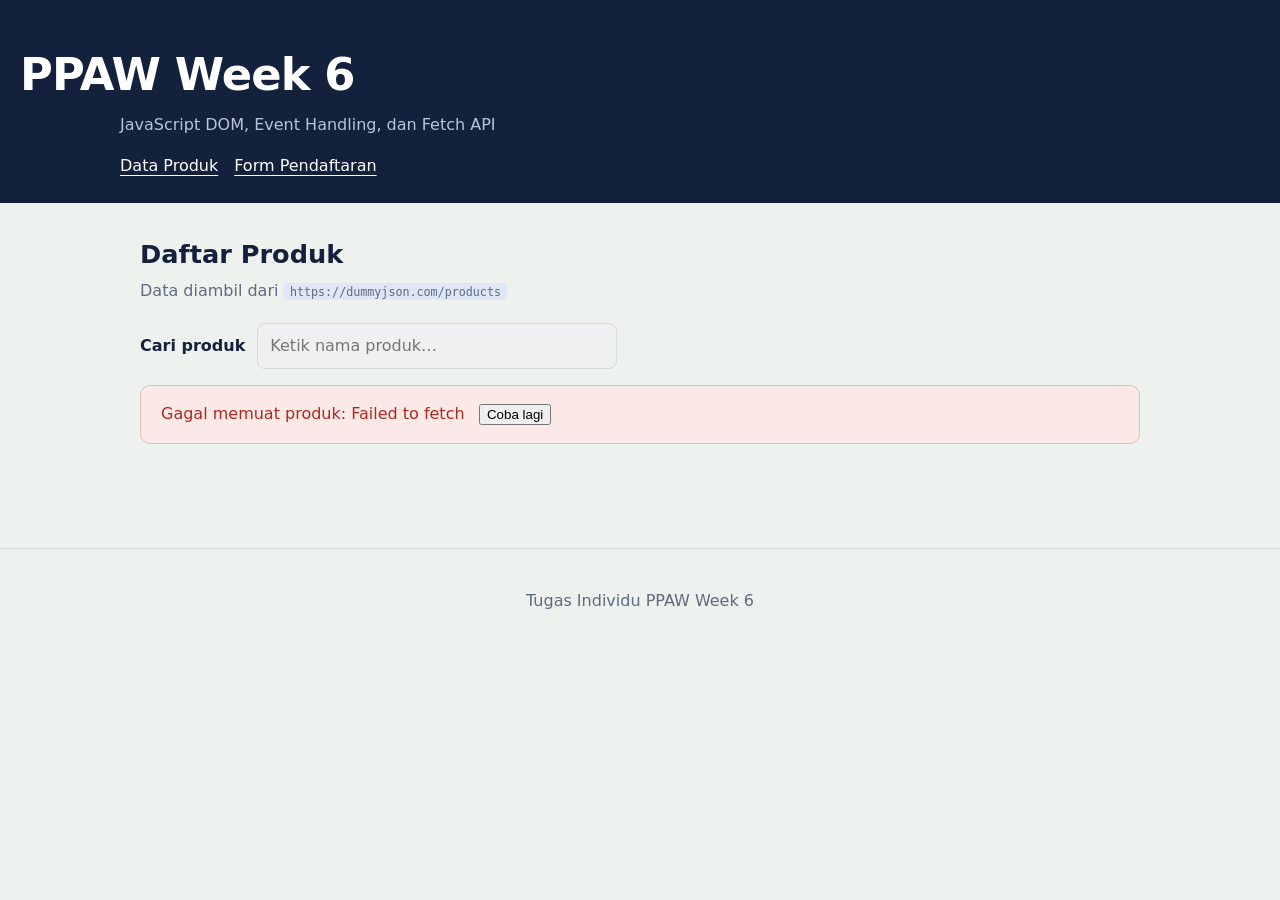
<file: public/index.html>
<!DOCTYPE html>
<html lang="id">
<head>
  <meta charset="UTF-8">
  <meta name="viewport" content="width=device-width, initial-scale=1">
  <title>Data Produk – Fetch API</title>
  <link rel="stylesheet" href="css/index.css">
</head>
<body>
  <header class="site-header">
    <h1>PPAW Week 6</h1>
    <p>JavaScript DOM, Event Handling, dan Fetch API</p>
    <nav>
      <a href="index.html" aria-current="page">Data Produk</a>
      <a href="form.html">Form Pendaftaran</a>
    </nav>
  </header>

  <main>
    <section id="produk" aria-labelledby="judul-produk">
      <div class="section-head">
        <h2 id="judul-produk">Daftar Produk</h2>
        <p>Data diambil dari <code>https://dummyjson.com/products</code></p>
      </div>

      <div class="toolbar">
        <label for="cari-produk">Cari produk</label>
        <input type="search" id="cari-produk" placeholder="Ketik nama produk…" disabled>
        <span id="jumlah-produk" class="muted" aria-live="polite"></span>
      </div>

      <!-- Status loading / error -->
      <div id="status" class="status" role="status" aria-live="polite" hidden></div>

      <ul id="daftar-produk" class="product-grid"></ul>
    </section>
  </main>

  <footer>
    <p>Tugas Individu PPAW Week 6</p>
  </footer>

  <script src="js/index.js"></script>
</body>
</html>
</file>
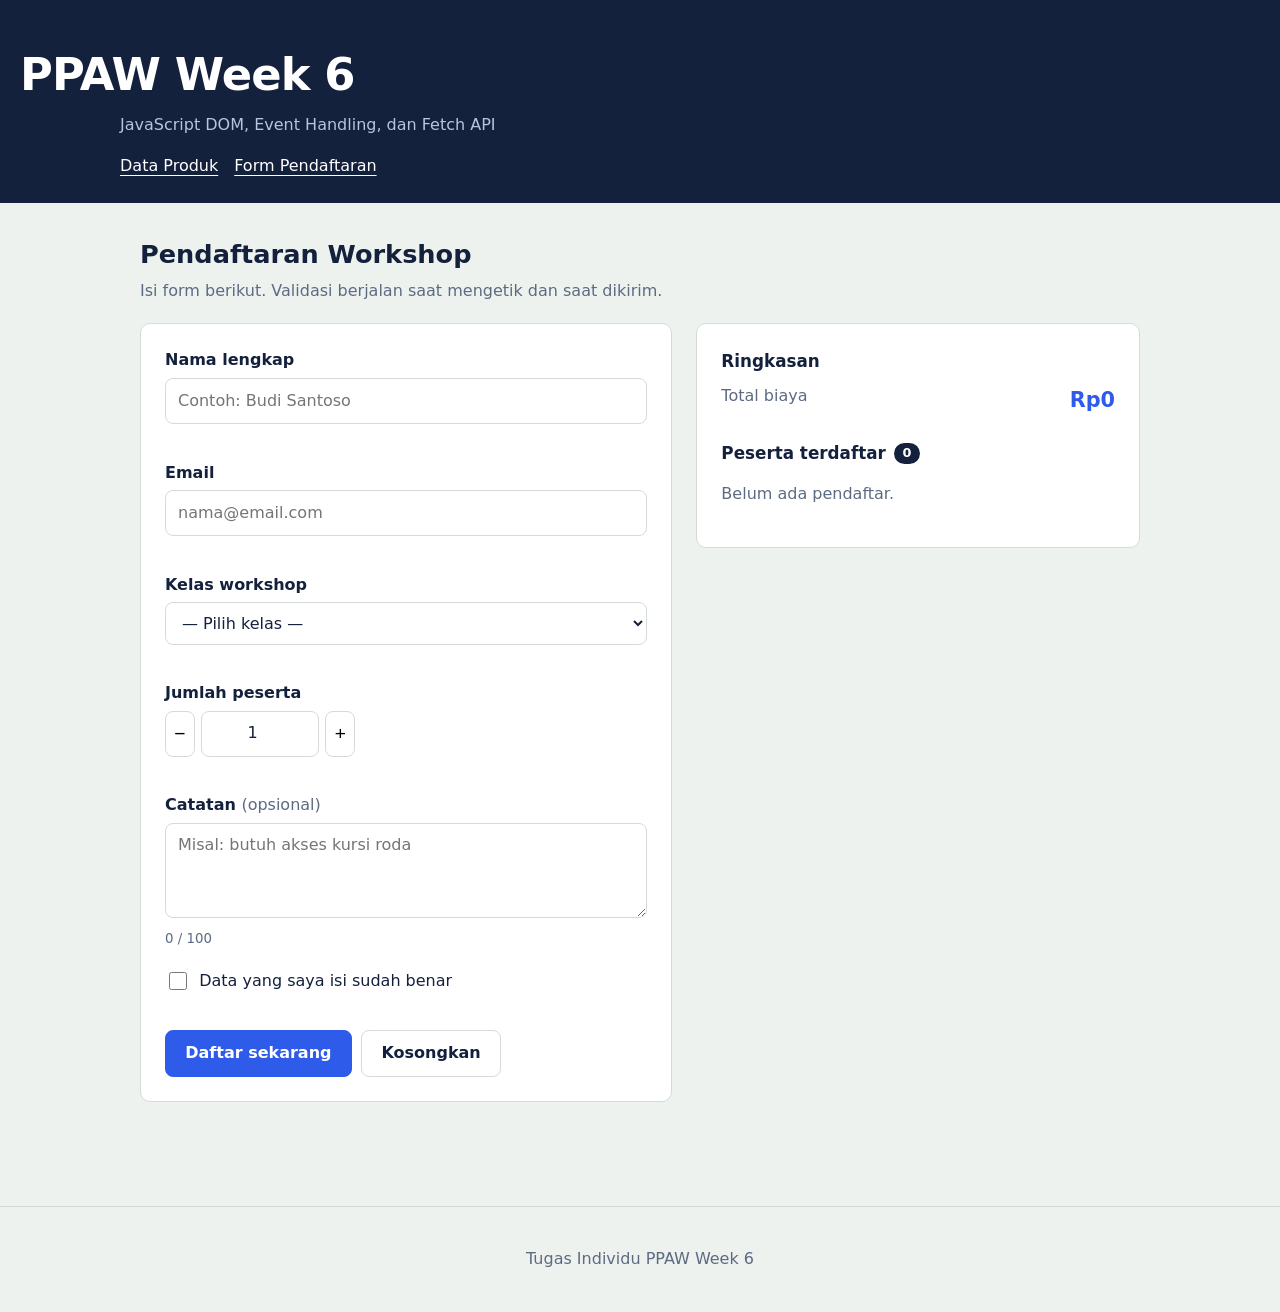
<file: public/form.html>
<!DOCTYPE html>
<html lang="id">
<head>
  <meta charset="UTF-8">
  <meta name="viewport" content="width=device-width, initial-scale=1">
  <title>Form Pendaftaran – DOM & Event Handling</title>
  <link rel="stylesheet" href="css/form.css">
</head>
<body>
  <header class="site-header">
    <h1>PPAW Week 6</h1>
    <p>JavaScript DOM, Event Handling, dan Fetch API</p>
    <nav>
      <a href="index.html">Data Produk</a>
      <a href="form.html" aria-current="page">Form Pendaftaran</a>
    </nav>
  </header>

  <main>
    <section id="form" aria-labelledby="judul-form">
      <div class="section-head">
        <h2 id="judul-form">Pendaftaran Workshop</h2>
        <p>Isi form berikut. Validasi berjalan saat mengetik dan saat dikirim.</p>
      </div>

      <div class="form-layout">
        <form id="form-daftar" novalidate>
          <div class="field">
            <label for="nama">Nama lengkap</label>
            <input type="text" id="nama" name="nama" autocomplete="name" placeholder="Contoh: Budi Santoso">
            <small class="error" id="err-nama"></small>
          </div>

          <div class="field">
            <label for="email">Email</label>
            <input type="email" id="email" name="email" autocomplete="email" placeholder="nama@email.com">
            <small class="error" id="err-email"></small>
          </div>

          <div class="field">
            <label for="kelas">Kelas workshop</label>
            <select id="kelas" name="kelas">
              <option value="">— Pilih kelas —</option>
              <option value="HTML & CSS Dasar" data-harga="50000">HTML &amp; CSS Dasar — Rp50.000</option>
              <option value="JavaScript DOM" data-harga="75000">JavaScript DOM — Rp75.000</option>
              <option value="Fetch API & Async" data-harga="90000">Fetch API &amp; Async — Rp90.000</option>
            </select>
            <small class="error" id="err-kelas"></small>
          </div>

          <div class="field">
            <label for="jumlah">Jumlah peserta</label>
            <div class="stepper">
              <button type="button" id="kurang" aria-label="Kurangi jumlah">−</button>
              <input type="number" id="jumlah" name="jumlah" value="1" min="1" max="5" inputmode="numeric">
              <button type="button" id="tambah" aria-label="Tambah jumlah">+</button>
            </div>
            <small class="error" id="err-jumlah"></small>
          </div>

          <div class="field">
            <label for="catatan">Catatan <span class="muted">(opsional)</span></label>
            <textarea id="catatan" name="catatan" rows="3" maxlength="100" placeholder="Misal: butuh akses kursi roda"></textarea>
            <small class="muted" id="hitung-catatan">0 / 100</small>
          </div>

          <div class="field check">
            <input type="checkbox" id="setuju" name="setuju">
            <label for="setuju">Data yang saya isi sudah benar</label>
            <small class="error" id="err-setuju"></small>
          </div>

          <div class="actions">
            <button type="submit" class="btn primary">Daftar sekarang</button>
            <button type="button" id="btn-reset" class="btn">Kosongkan</button>
          </div>
        </form>

        <aside class="result" aria-live="polite">
          <h3>Ringkasan</h3>
          <dl id="ringkasan" class="summary">
            <dt>Total biaya</dt>
            <dd id="total-biaya">Rp0</dd>
          </dl>
          <div id="feedback" class="feedback" hidden></div>

          <h3>Peserta terdaftar <span id="jumlah-daftar" class="badge">0</span></h3>
          <p id="kosong" class="muted">Belum ada pendaftar.</p>
          <ul id="daftar-peserta" class="peserta"></ul>
        </aside>
      </div>
    </section>
  </main>

  <footer>
    <p>Tugas Individu PPAW Week 6</p>
  </footer>

  <script src="js/form.js"></script>
</body>
</html>
</file>
<file: public/css/index.css>
:root {
  --bg: #eef2ef;
  --surface: #ffffff;
  --ink: #14213d;
  --muted: #5d6b82;
  --line: #d5dcd8;
  --accent: #2f5bea;
  --accent-ink: #ffffff;
  --ok: #17794a;
  --ok-bg: #e3f4ea;
  --bad: #b3261e;
  --bad-bg: #fbe9e7;
  --radius: 10px;
}

* { box-sizing: border-box; }

body {
  margin: 0;
  background: var(--bg);
  color: var(--ink);
  font-family: system-ui, -apple-system, "Segoe UI", Roboto, sans-serif;
  line-height: 1.55;
}

.site-header {
  background: var(--ink);
  color: #fff;
  padding: 2.5rem 1.25rem 1.5rem;
  text-align: left;
}
.site-header > * { max-width: 1040px; margin-inline: auto; }
.site-header h1 { margin: 0; font-size: clamp(1.8rem, 5vw, 2.8rem); letter-spacing: -0.02em; }
.site-header p { margin: 0.25rem auto 1rem; color: #b9c4dc; }
.site-header nav { display: flex; gap: 1rem; }
.site-header a { color: #fff; text-decoration: underline; text-underline-offset: 4px; }

main { max-width: 1040px; margin: 0 auto; padding: 2rem 1.25rem 3rem; }
section { margin-bottom: 3.5rem; scroll-margin-top: 1rem; }

.section-head h2 { margin: 0; font-size: 1.6rem; }
.section-head p { margin: 0.25rem 0 1.25rem; color: var(--muted); }
code { background: #dfe6f7; padding: 0.1rem 0.4rem; border-radius: 4px; font-size: 0.9em; }
.muted { color: var(--muted); font-weight: 400; }

:focus-visible { outline: 3px solid var(--accent); outline-offset: 2px; }

/* ---------- Produk ---------- */
.toolbar { display: flex; flex-wrap: wrap; align-items: center; gap: 0.75rem; margin-bottom: 1rem; }
.toolbar label { font-weight: 600; }
.toolbar input { flex: 1 1 220px; max-width: 360px; }

input, select, textarea {
  width: 100%;
  padding: 0.6rem 0.75rem;
  border: 1.5px solid var(--line);
  border-radius: 8px;
  background: #fff;
  font: inherit;
  color: inherit;
}
input:disabled { background: #eef0f2; cursor: not-allowed; }

.status {
  padding: 1rem 1.25rem;
  border-radius: var(--radius);
  background: var(--surface);
  border: 1px solid var(--line);
  display: flex; align-items: center; gap: 0.9rem; flex-wrap: wrap;
}
.status.error { background: var(--bad-bg); border-color: #e9b8b2; color: var(--bad); }
.spinner {
  width: 1.3rem; height: 1.3rem; border-radius: 50%;
  border: 3px solid var(--line); border-top-color: var(--accent);
  animation: putar 0.8s linear infinite;
}
@keyframes putar { to { transform: rotate(360deg); } }

.product-grid {
  list-style: none; margin: 0; padding: 0;
  display: grid; gap: 1rem;
  grid-template-columns: repeat(auto-fill, minmax(210px, 1fr));
}
.product-card {
  background: var(--surface);
  border: 1px solid var(--line);
  border-radius: var(--radius);
  overflow: hidden;
  display: flex; flex-direction: column;
}
.product-card img { width: 100%; aspect-ratio: 1; object-fit: contain; background: #f4f6f5; }
.product-card .body { padding: 0.8rem 1rem 1rem; display: flex; flex-direction: column; gap: 0.2rem; flex: 1; }
.product-card h3 { margin: 0; font-size: 1rem; line-height: 1.3; }
.product-card .kategori { color: var(--muted); font-size: 0.85rem; }
.product-card .harga { margin-top: auto; padding-top: 0.5rem; font-weight: 700; font-size: 1.15rem; color: var(--accent); }

footer { text-align: center; padding: 1.5rem; color: var(--muted); border-top: 1px solid var(--line); }

@media (prefers-reduced-motion: reduce) { .spinner { animation-duration: 3s; } }
</file>
<file: public/css/form.css>
:root {
  --bg: #eef2ef;
  --surface: #ffffff;
  --ink: #14213d;
  --muted: #5d6b82;
  --line: #d5dcd8;
  --accent: #2f5bea;
  --accent-ink: #ffffff;
  --ok: #17794a;
  --ok-bg: #e3f4ea;
  --bad: #b3261e;
  --bad-bg: #fbe9e7;
  --radius: 10px;
}

* { box-sizing: border-box; }

body {
  margin: 0;
  background: var(--bg);
  color: var(--ink);
  font-family: system-ui, -apple-system, "Segoe UI", Roboto, sans-serif;
  line-height: 1.55;
}

.site-header {
  background: var(--ink);
  color: #fff;
  padding: 2.5rem 1.25rem 1.5rem;
  text-align: left;
}
.site-header > * { max-width: 1040px; margin-inline: auto; }
.site-header h1 { margin: 0; font-size: clamp(1.8rem, 5vw, 2.8rem); letter-spacing: -0.02em; }
.site-header p { margin: 0.25rem auto 1rem; color: #b9c4dc; }
.site-header nav { display: flex; gap: 1rem; }
.site-header a { color: #fff; text-decoration: underline; text-underline-offset: 4px; }

main { max-width: 1040px; margin: 0 auto; padding: 2rem 1.25rem 3rem; }
section { margin-bottom: 3.5rem; scroll-margin-top: 1rem; }

.section-head h2 { margin: 0; font-size: 1.6rem; }
.section-head p { margin: 0.25rem 0 1.25rem; color: var(--muted); }
code { background: #dfe6f7; padding: 0.1rem 0.4rem; border-radius: 4px; font-size: 0.9em; }
.muted { color: var(--muted); font-weight: 400; }

:focus-visible { outline: 3px solid var(--accent); outline-offset: 2px; }

input, select, textarea {
  width: 100%;
  padding: 0.6rem 0.75rem;
  border: 1.5px solid var(--line);
  border-radius: 8px;
  background: #fff;
  font: inherit;
  color: inherit;
}
input:disabled { background: #eef0f2; cursor: not-allowed; }

/* ---------- Form ---------- */
.form-layout { display: grid; gap: 1.5rem; grid-template-columns: 1.2fr 1fr; align-items: start; }
@media (max-width: 760px) { .form-layout { grid-template-columns: 1fr; } }

form, .result {
  background: var(--surface);
  border: 1px solid var(--line);
  border-radius: var(--radius);
  padding: 1.5rem;
}
.field { margin-bottom: 1.1rem; }
.field label { display: block; font-weight: 600; margin-bottom: 0.3rem; }
.field.check { display: grid; grid-template-columns: auto 1fr; column-gap: 0.6rem; align-items: center; }
.field.check input { width: 1.1rem; height: 1.1rem; }
.field.check label { margin: 0; font-weight: 400; }
.field.check small { grid-column: 2; }

.error { display: block; min-height: 1.1em; color: var(--bad); font-size: 0.85rem; margin-top: 0.25rem; }
input.invalid, select.invalid, textarea.invalid { border-color: var(--bad); background: var(--bad-bg); }
input.valid, select.valid { border-color: var(--ok); }

.stepper { display: flex; gap: 0.4rem; max-width: 190px; }
.stepper input { text-align: center; }
.stepper button {
  width: 2.6rem; border: 1.5px solid var(--line); background: #fff;
  border-radius: 8px; font-size: 1.2rem; cursor: pointer;
}
.stepper button:hover { background: #eef2ff; }

.actions { display: flex; gap: 0.6rem; flex-wrap: wrap; }
.btn {
  padding: 0.65rem 1.2rem; border-radius: 8px; border: 1.5px solid var(--line);
  background: #fff; color: var(--ink); font: inherit; font-weight: 600; cursor: pointer;
}
.btn:hover { background: #f1f4f3; }
.btn.primary { background: var(--accent); border-color: var(--accent); color: var(--accent-ink); }
.btn.primary:hover { background: #2349c0; }

.result h3 { margin: 0 0 0.6rem; font-size: 1.05rem; display: flex; align-items: center; gap: 0.5rem; }
.result h3:not(:first-child) { margin-top: 1.5rem; }
.summary { display: grid; grid-template-columns: auto 1fr; gap: 0.3rem 1rem; margin: 0 0 1rem; }
.summary dt { color: var(--muted); }
.summary dd { margin: 0; font-weight: 600; text-align: right; }
.summary dd#total-biaya { font-size: 1.3rem; color: var(--accent); }

.feedback { padding: 0.8rem 1rem; border-radius: 8px; margin-bottom: 0.5rem; }
.feedback.ok { background: var(--ok-bg); color: var(--ok); }
.feedback.bad { background: var(--bad-bg); color: var(--bad); }

.badge { background: var(--ink); color: #fff; font-size: 0.8rem; border-radius: 999px; padding: 0.05rem 0.55rem; }
.peserta { list-style: none; margin: 0; padding: 0; display: grid; gap: 0.5rem; }
.peserta li {
  display: flex; justify-content: space-between; gap: 0.75rem; align-items: center;
  padding: 0.6rem 0.8rem; border: 1px solid var(--line); border-radius: 8px;
}
.peserta .info small { display: block; color: var(--muted); }
.peserta button {
  border: none; background: none; color: var(--bad); cursor: pointer; font: inherit; text-decoration: underline;
}

footer { text-align: center; padding: 1.5rem; color: var(--muted); border-top: 1px solid var(--line); }
</file>
